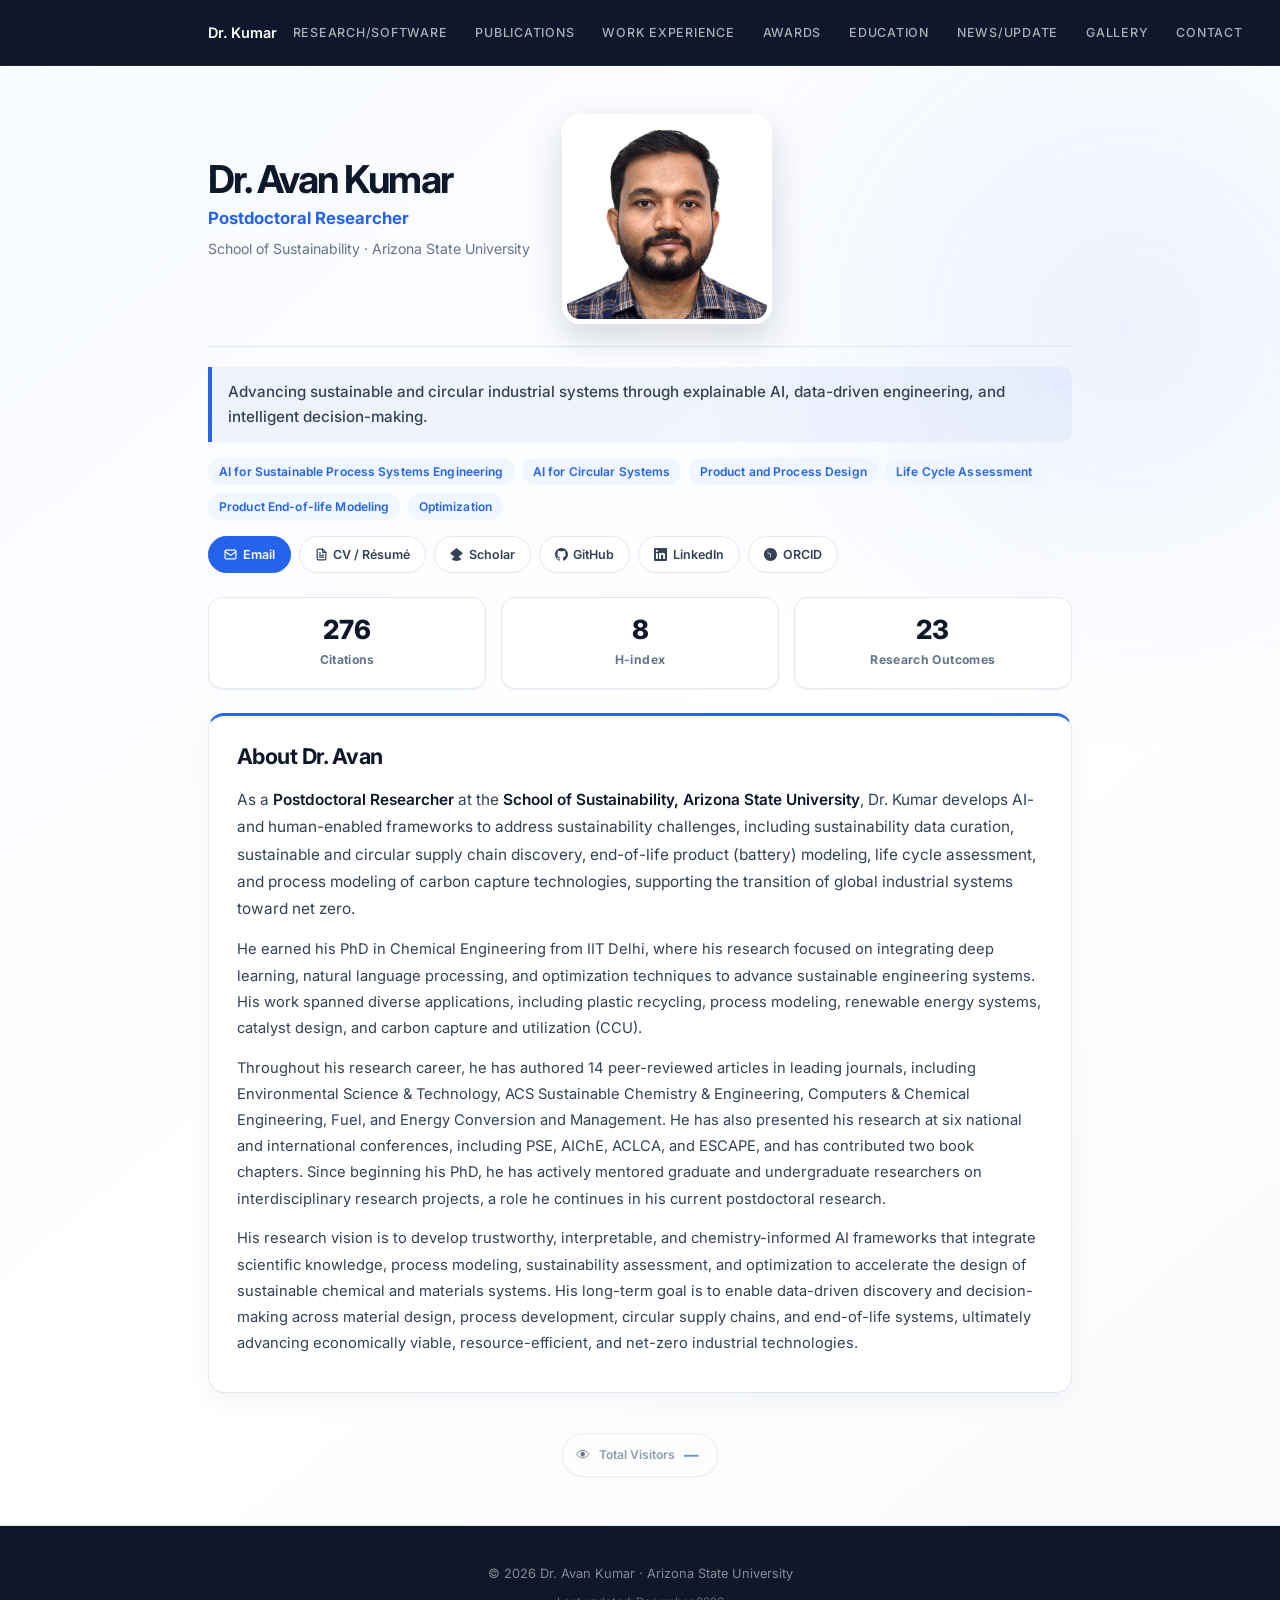
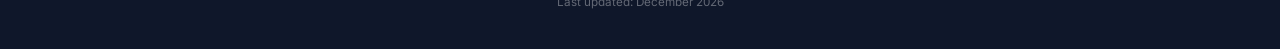
<file: index.html>
<!DOCTYPE html>
<html lang="en">
<head>
  <meta charset="UTF-8">
  <meta name="viewport" content="width=device-width, initial-scale=1.0">
  <meta name="description" content="Academic portfolio">

  <title>Portfolio</title>
  <link rel="icon" type="image/png" href="assets/AK_logo.png">

  <link rel="preconnect" href="https://fonts.googleapis.com">
  <link rel="preconnect" href="https://fonts.gstatic.com" crossorigin>
  <link href="https://fonts.googleapis.com/css2?family=Inter:wght@300;400;500;600;700&display=swap" rel="stylesheet">

  <link rel="stylesheet" href="assets/css/style.css">
</head>
<body>

  <nav id="navbar">
    <div class="nav-container">
      <a href="#" id="nav-logo" class="nav-logo"></a>

      <button class="nav-toggle" aria-label="Toggle navigation menu">
        <span></span>
        <span></span>
        <span></span>
      </button>

      <ul id="nav-links" class="nav-links"></ul>
    </div>
  </nav>

  <main>
    <section id="hero" class="section-hero"></section>
  </main>

  <footer id="site-footer"></footer>

  <button id="scroll-top" aria-label="Scroll to top">&#8593;</button>

  <script src="data/info.js"></script>
  <script src="assets/js/main.js"></script>
</body>
</html>
</file>
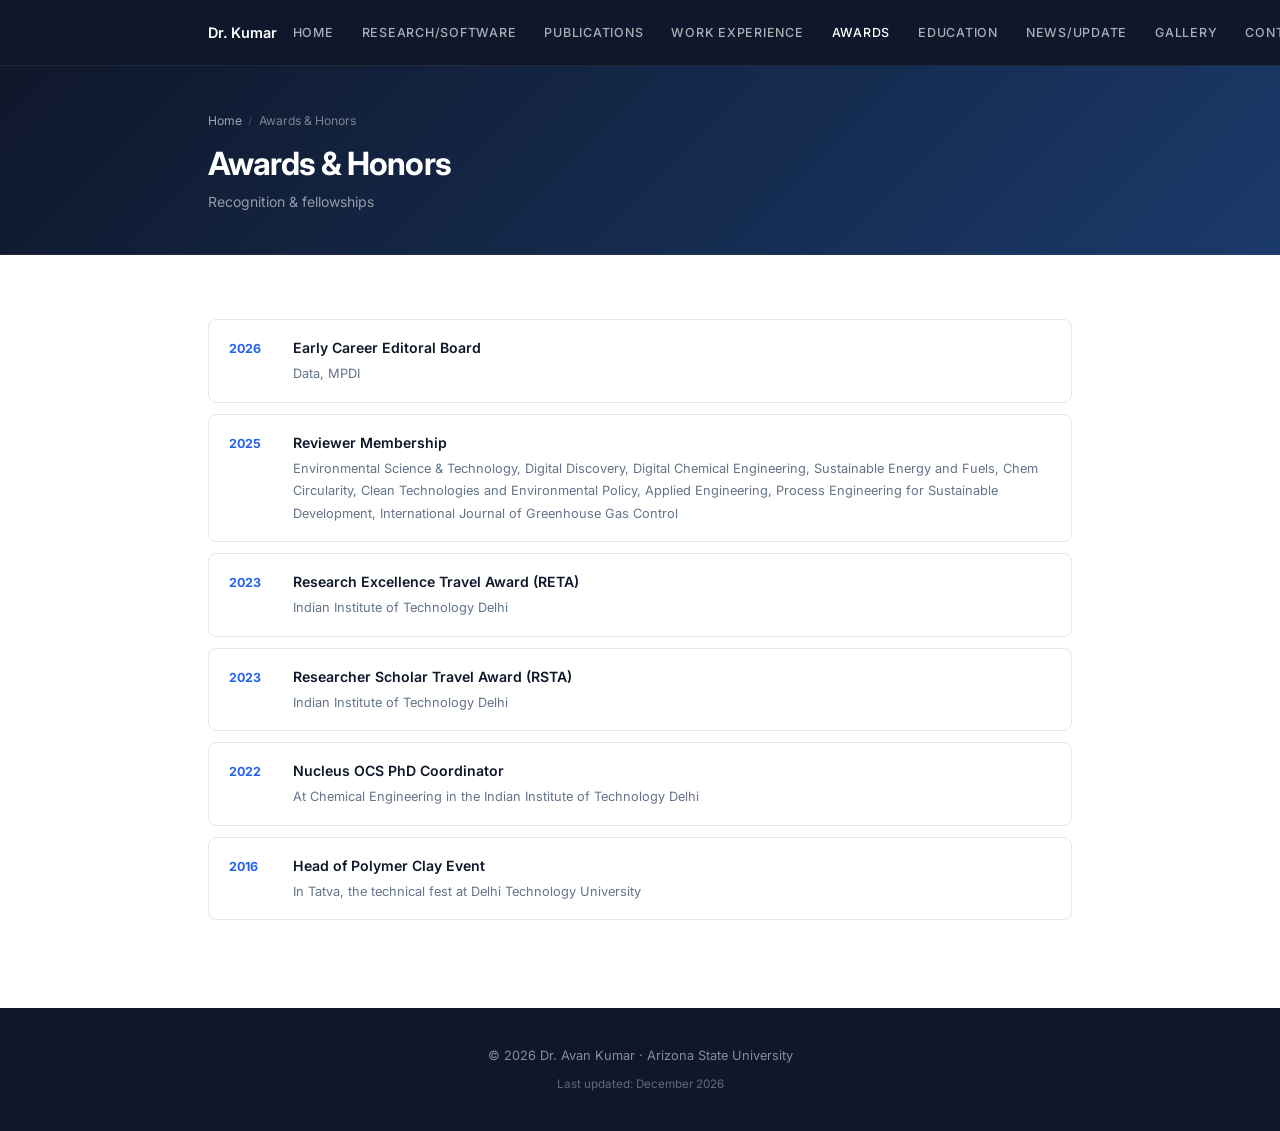
<file: page/awards.html>
<!DOCTYPE html>
<html lang="en">
<head>
  <meta charset="UTF-8">
  <meta name="viewport" content="width=device-width, initial-scale=1.0">
  <title>Awards</title>
  <link rel="icon" type="image/png" href="../assets/AK_logo.png">
  <link rel="preconnect" href="https://fonts.googleapis.com">
  <link rel="preconnect" href="https://fonts.gstatic.com" crossorigin>
  <link href="https://fonts.googleapis.com/css2?family=Inter:wght@300;400;500;600;700&display=swap" rel="stylesheet">
  <link rel="stylesheet" href="../assets/css/style.css">
</head>
<body data-page="awards">

  <nav id="navbar">
    <div class="nav-container">
      <a href="../index.html" id="nav-logo" class="nav-logo"></a>
      <button class="nav-toggle" aria-label="Toggle navigation">
        <span></span><span></span><span></span>
      </button>
      <ul id="nav-links" class="nav-links"></ul>
    </div>
  </nav>

  <div id="page-banner" class="page-banner"></div>

  <main id="page-content" class="page-main"></main>

  <footer id="site-footer"></footer>

  <button id="scroll-top" aria-label="Scroll to top">&#8593;</button>

  <script src="../data/info.js"></script>
  <script src="../assets/js/page.js"></script>
</body>
</html>
</file>
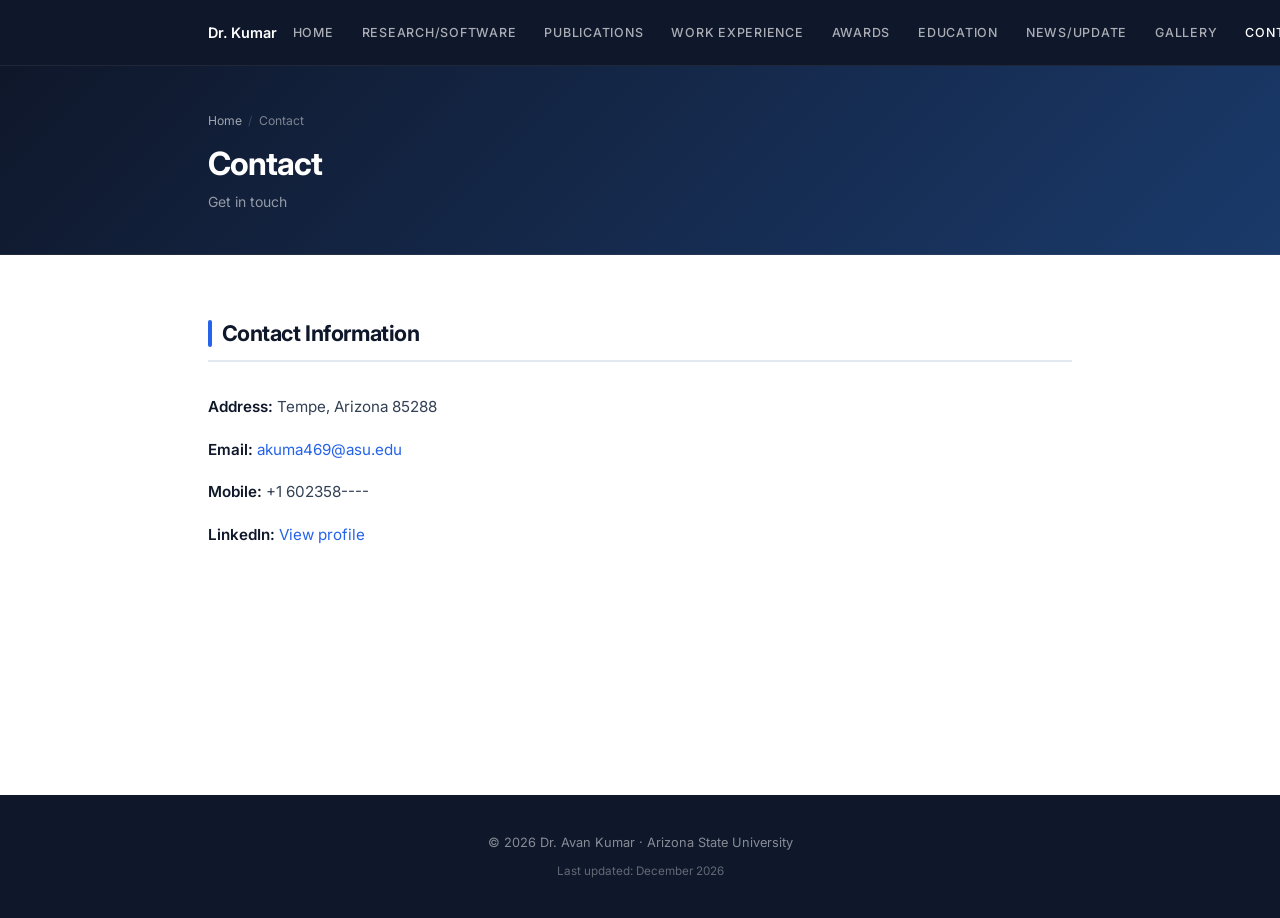
<file: page/contact.html>
<!DOCTYPE html>
<html lang="en">
<head>
  <meta charset="UTF-8">
  <meta name="viewport" content="width=device-width, initial-scale=1.0">
  <title>Contact</title>
  <link rel="icon" type="image/png" href="../assets/AK_logo.png">
  <link rel="preconnect" href="https://fonts.googleapis.com">
  <link rel="preconnect" href="https://fonts.gstatic.com" crossorigin>
  <link href="https://fonts.googleapis.com/css2?family=Inter:wght@300;400;500;600;700&display=swap" rel="stylesheet">
  <link rel="stylesheet" href="../assets/css/style.css">
</head>
<body data-page="contact">

  <nav id="navbar">
    <div class="nav-container">
      <a href="../index.html" id="nav-logo" class="nav-logo"></a>
      <button class="nav-toggle" aria-label="Toggle navigation">
        <span></span><span></span><span></span>
      </button>
      <ul id="nav-links" class="nav-links"></ul>
    </div>
  </nav>

  <div id="page-banner" class="page-banner"></div>

  <main id="page-content" class="page-main"></main>

  <footer id="site-footer"></footer>

  <button id="scroll-top" aria-label="Scroll to top">&#8593;</button>

  <script src="../data/info.js"></script>
  <script src="../assets/js/page.js"></script>
</body>
</html>
</file>
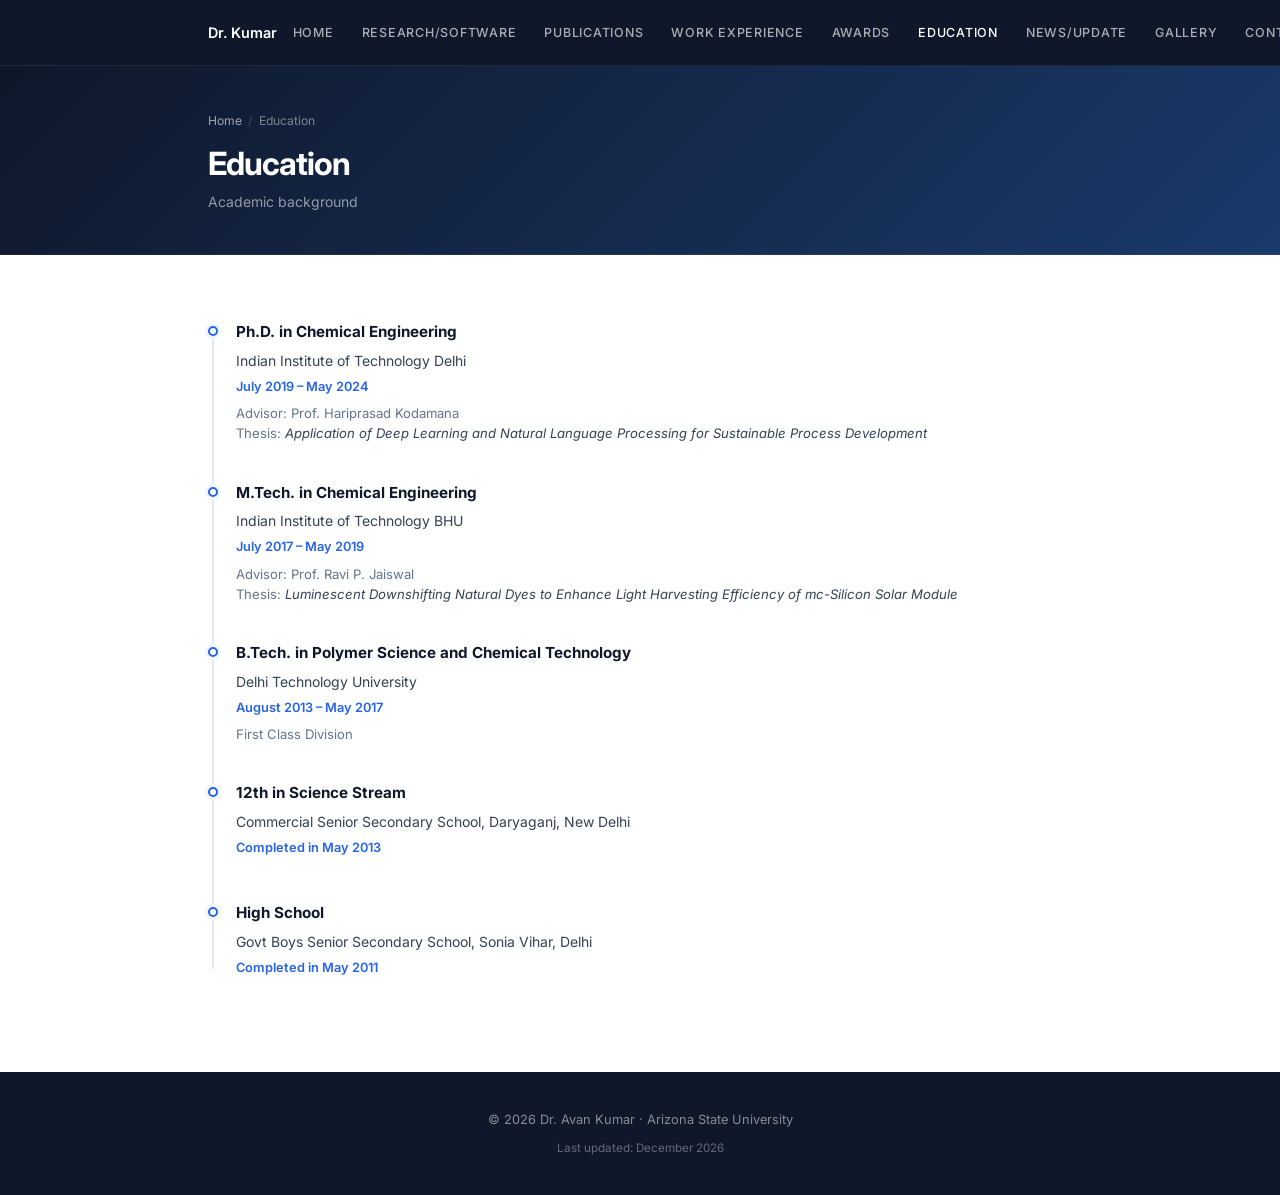
<file: page/education.html>
<!DOCTYPE html>
<html lang="en">
<head>
  <meta charset="UTF-8">
  <meta name="viewport" content="width=device-width, initial-scale=1.0">
  <title>Education</title>
  <link rel="icon" type="image/png" href="../assets/AK_logo.png">
  <link rel="preconnect" href="https://fonts.googleapis.com">
  <link rel="preconnect" href="https://fonts.gstatic.com" crossorigin>
  <link href="https://fonts.googleapis.com/css2?family=Inter:wght@300;400;500;600;700&display=swap" rel="stylesheet">
  <link rel="stylesheet" href="../assets/css/style.css">
</head>
<body data-page="education">

  <nav id="navbar">
    <div class="nav-container">
      <a href="../index.html" id="nav-logo" class="nav-logo"></a>
      <button class="nav-toggle" aria-label="Toggle navigation">
        <span></span><span></span><span></span>
      </button>
      <ul id="nav-links" class="nav-links"></ul>
    </div>
  </nav>

  <div id="page-banner" class="page-banner"></div>

  <main id="page-content" class="page-main"></main>

  <footer id="site-footer"></footer>

  <button id="scroll-top" aria-label="Scroll to top">&#8593;</button>

  <script src="../data/info.js"></script>
  <script src="../assets/js/page.js"></script>
</body>
</html>
</file>
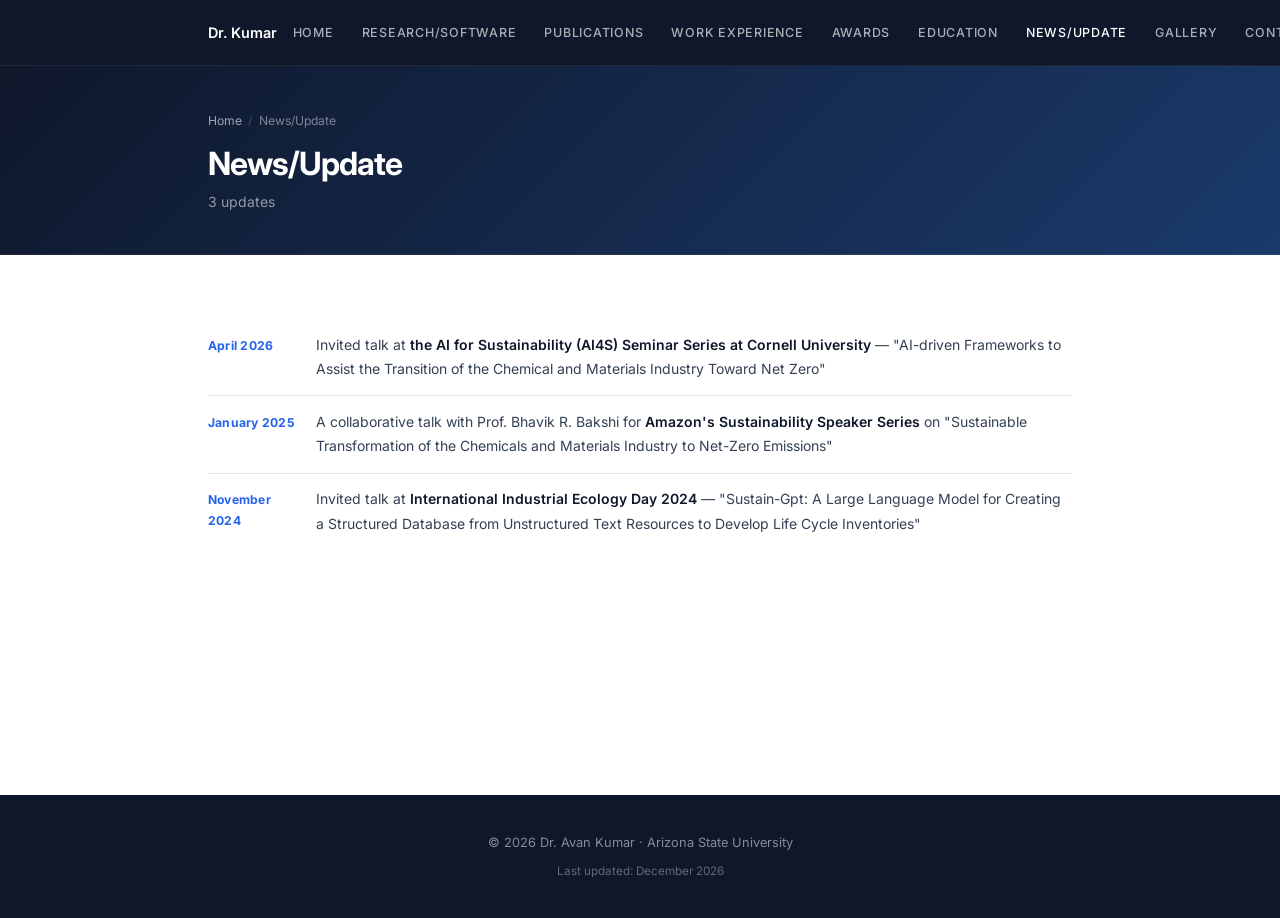
<file: page/news.html>
<!DOCTYPE html>
<html lang="en">
<head>
  <meta charset="UTF-8">
  <meta name="viewport" content="width=device-width, initial-scale=1.0">
  <title>News</title>
  <link rel="icon" type="image/png" href="../assets/AK_logo.png">
  <link rel="preconnect" href="https://fonts.googleapis.com">
  <link rel="preconnect" href="https://fonts.gstatic.com" crossorigin>
  <link href="https://fonts.googleapis.com/css2?family=Inter:wght@300;400;500;600;700&display=swap" rel="stylesheet">
  <link rel="stylesheet" href="../assets/css/style.css">
</head>
<body data-page="news">

  <nav id="navbar">
    <div class="nav-container">
      <a href="../index.html" id="nav-logo" class="nav-logo"></a>
      <button class="nav-toggle" aria-label="Toggle navigation">
        <span></span><span></span><span></span>
      </button>
      <ul id="nav-links" class="nav-links"></ul>
    </div>
  </nav>

  <div id="page-banner" class="page-banner"></div>

  <main id="page-content" class="page-main"></main>

  <footer id="site-footer"></footer>

  <button id="scroll-top" aria-label="Scroll to top">&#8593;</button>

  <script src="../data/info.js"></script>
  <script src="../assets/js/page.js"></script>
</body>
</html>
</file>
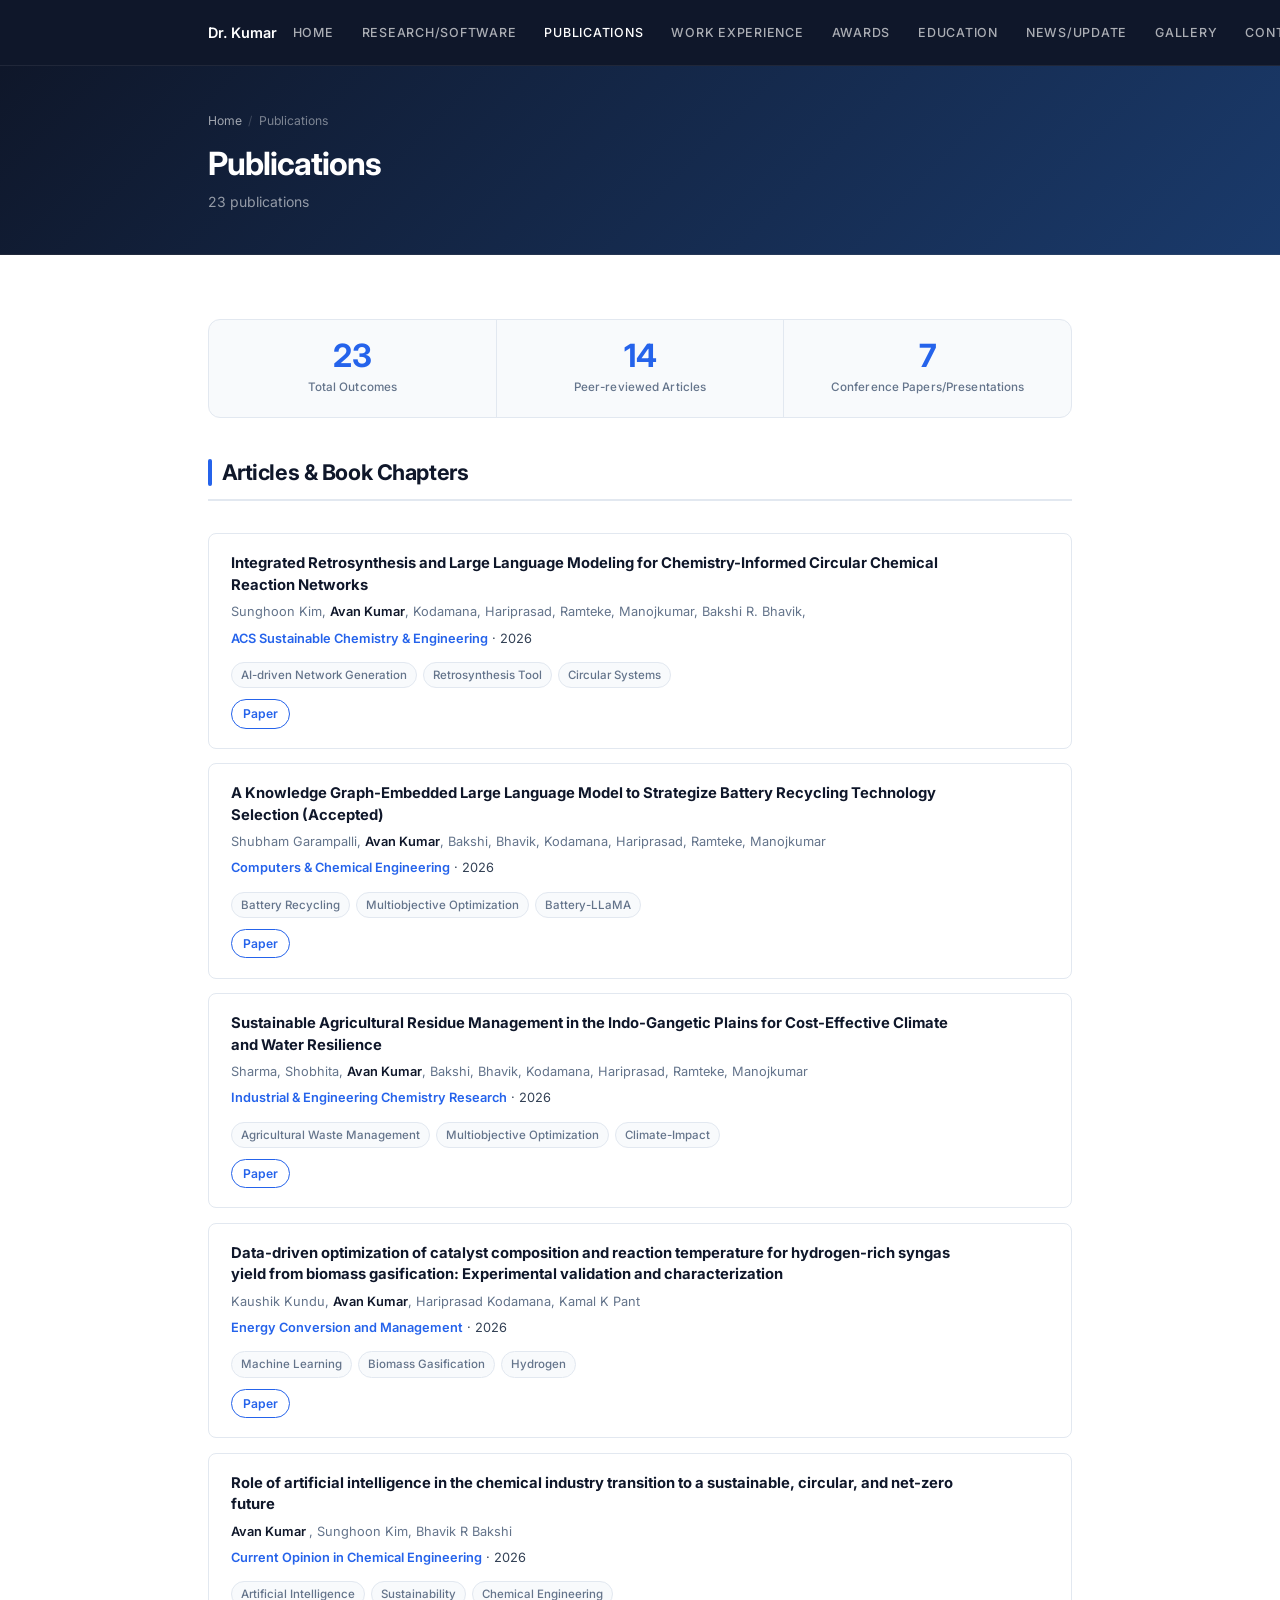
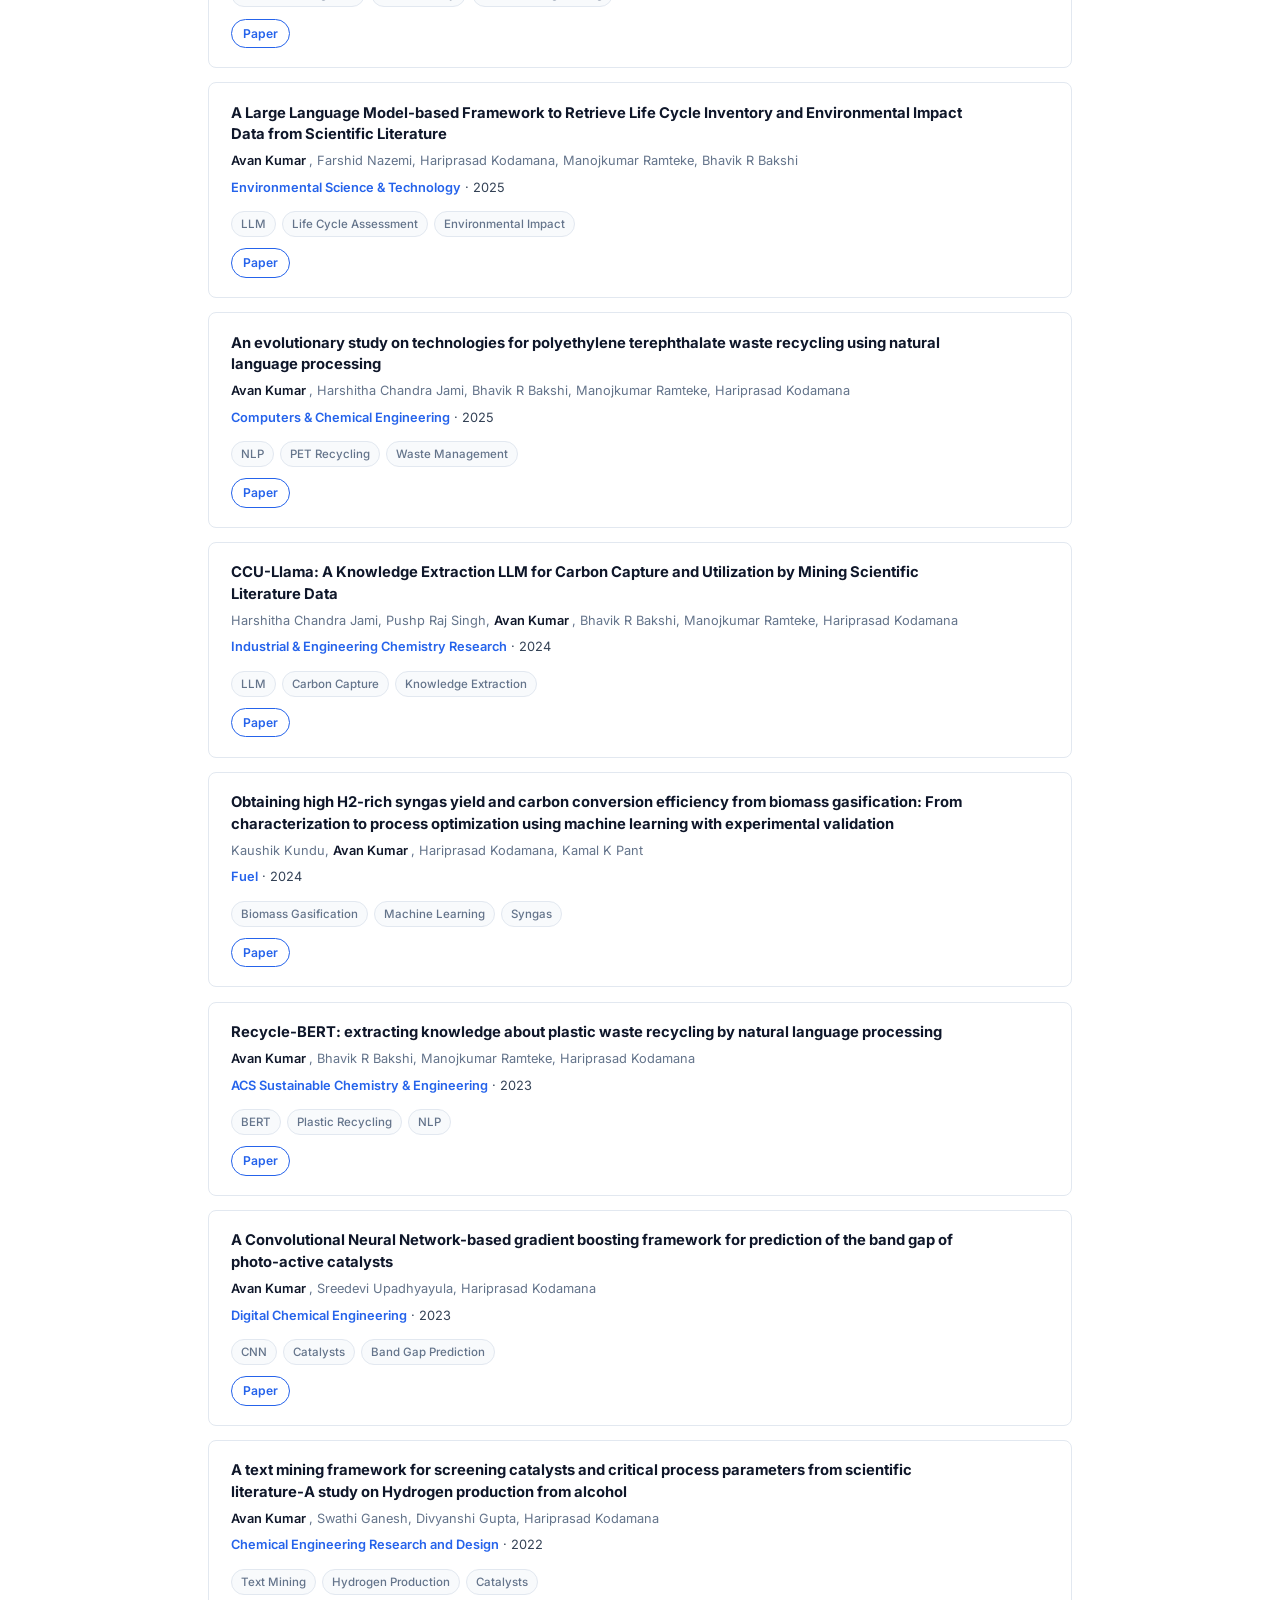
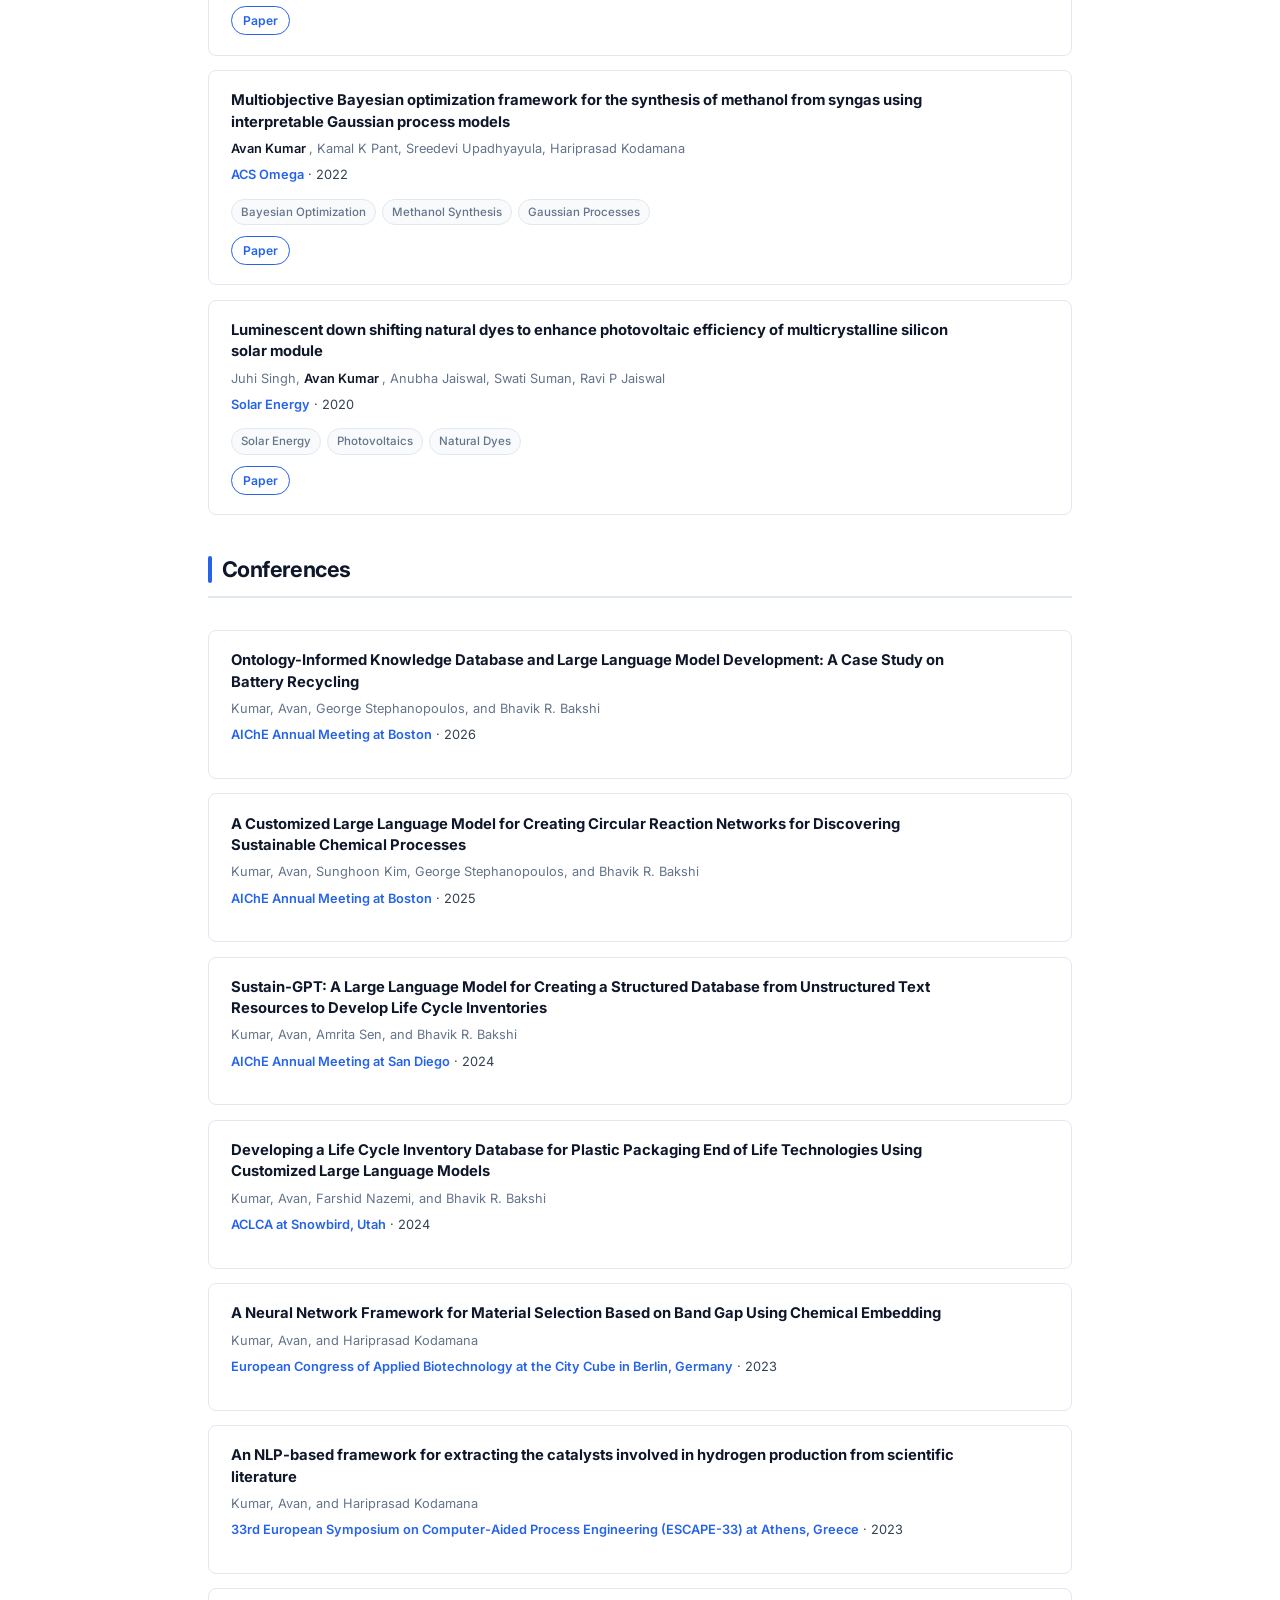
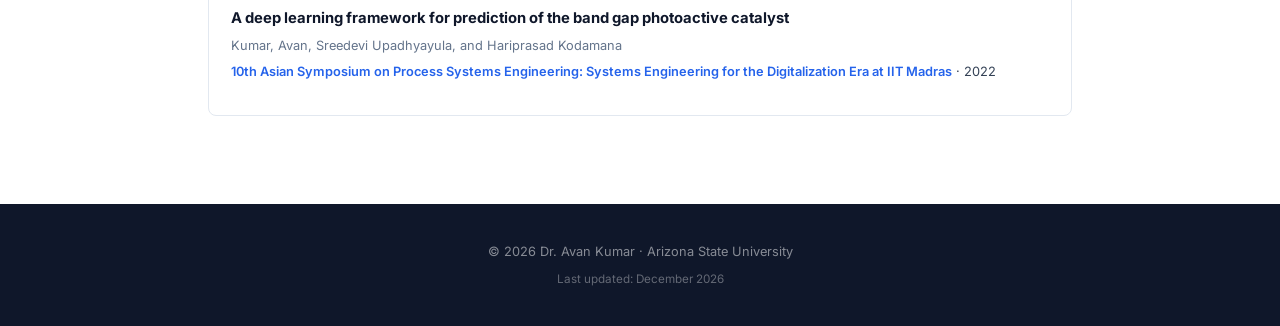
<file: page/publications.html>
<!DOCTYPE html>
<html lang="en">
<head>
  <meta charset="UTF-8">
  <meta name="viewport" content="width=device-width, initial-scale=1.0">
  <title>Publications</title>
  <link rel="icon" type="image/png" href="../assets/AK_logo.png">
  <link rel="preconnect" href="https://fonts.googleapis.com">
  <link rel="preconnect" href="https://fonts.gstatic.com" crossorigin>
  <link href="https://fonts.googleapis.com/css2?family=Inter:wght@300;400;500;600;700&display=swap" rel="stylesheet">
  <link rel="stylesheet" href="../assets/css/style.css">
</head>
<body data-page="publications">

  <nav id="navbar">
    <div class="nav-container">
      <a href="../index.html" id="nav-logo" class="nav-logo"></a>
      <button class="nav-toggle" aria-label="Toggle navigation">
        <span></span><span></span><span></span>
      </button>
      <ul id="nav-links" class="nav-links"></ul>
    </div>
  </nav>

  <div id="page-banner" class="page-banner"></div>

  <main id="page-content" class="page-main"></main>

  <footer id="site-footer"></footer>

  <button id="scroll-top" aria-label="Scroll to top">&#8593;</button>

  <script src="../data/info.js"></script>
  <script src="../assets/js/page.js"></script>
</body>
</html>
</file>
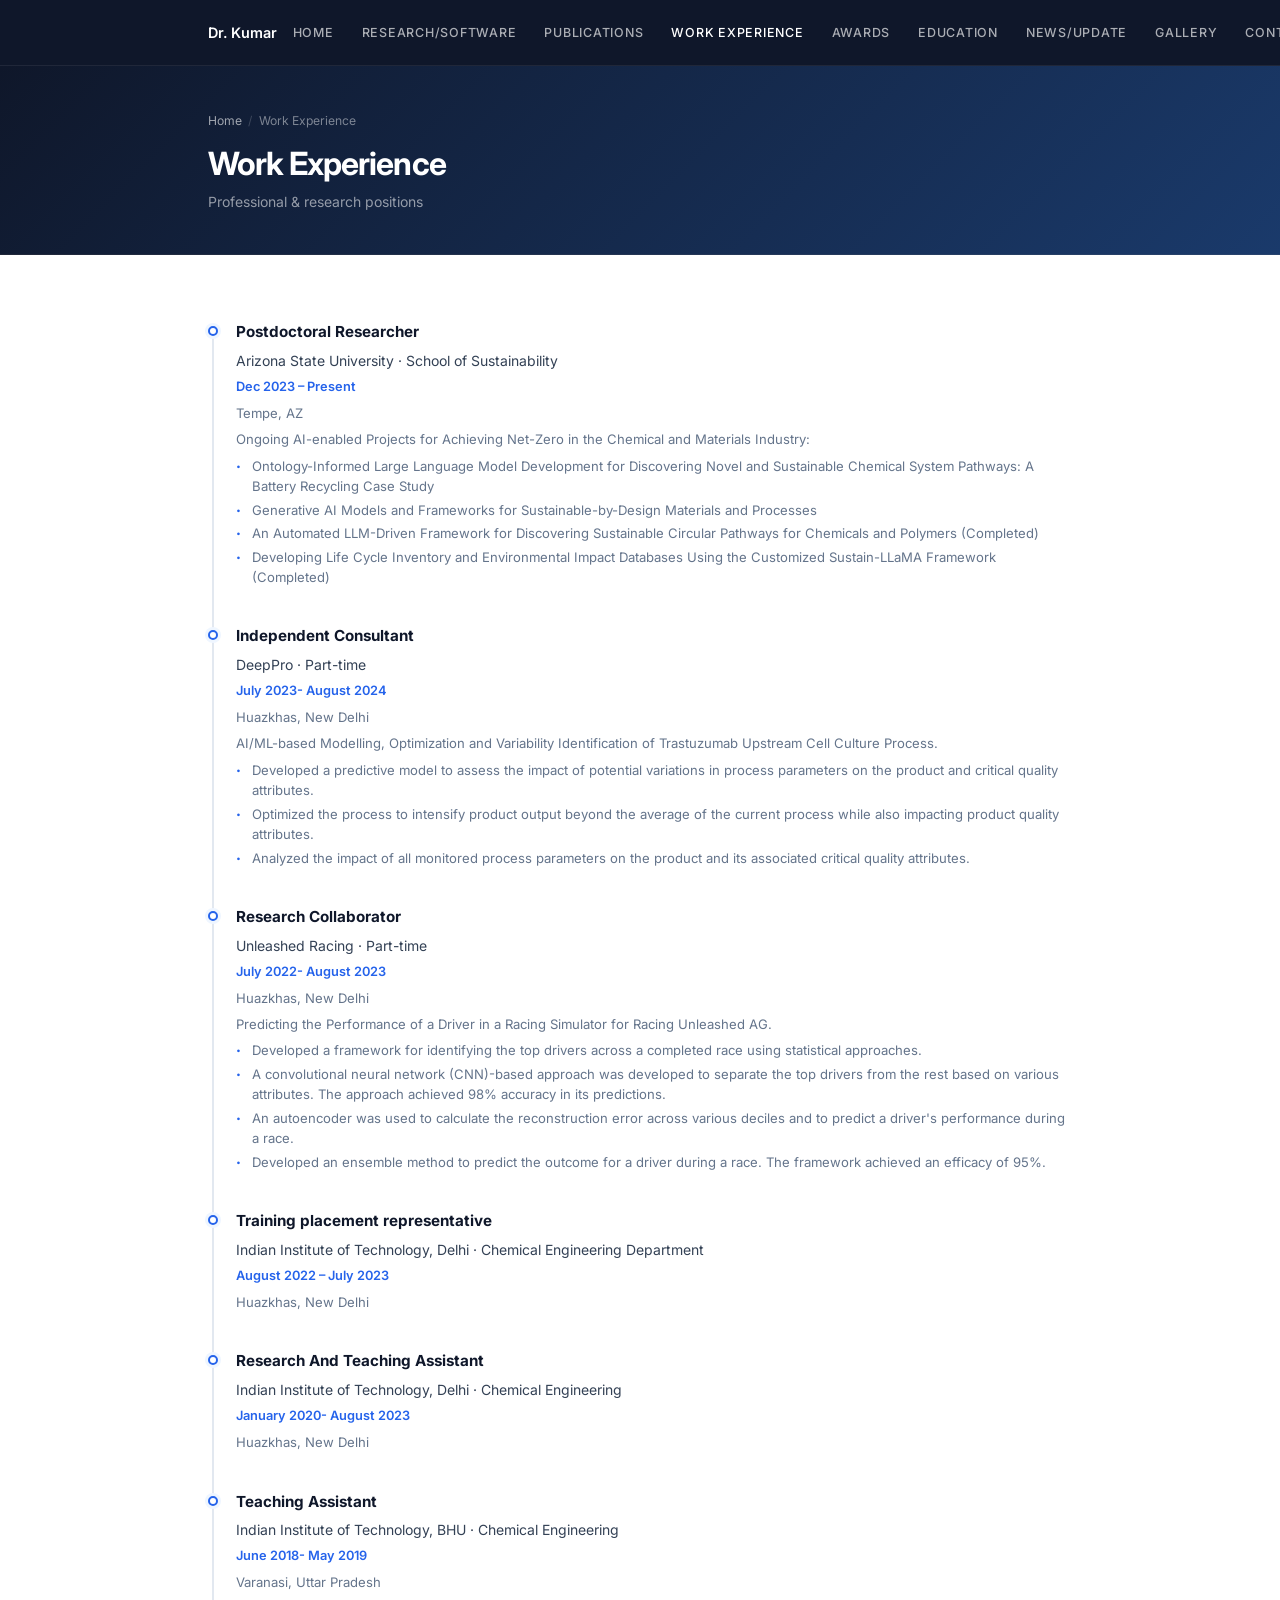
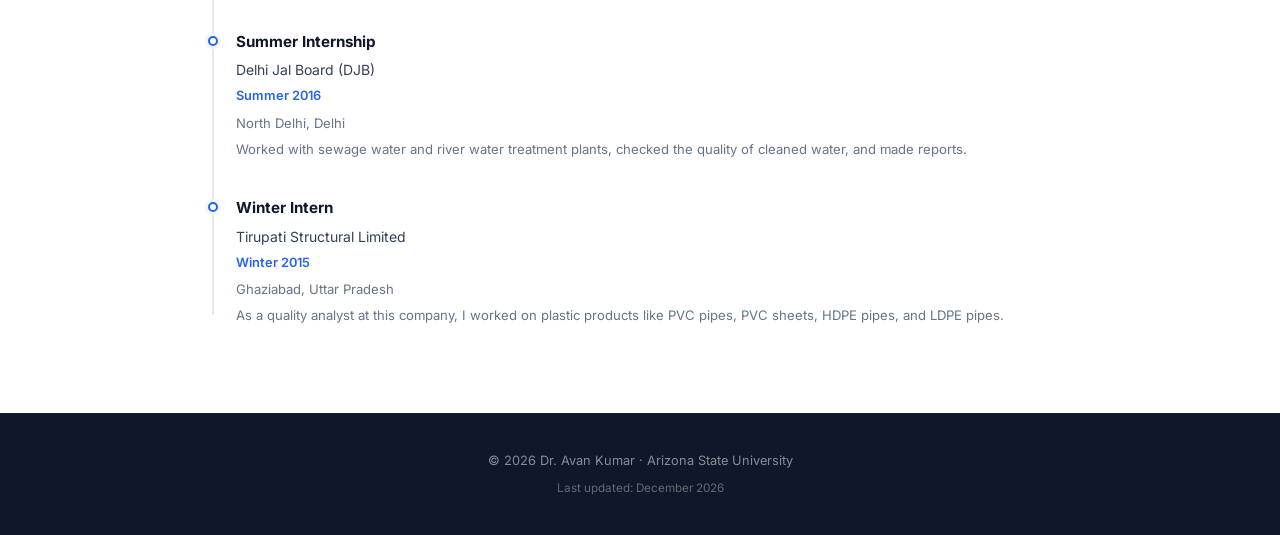
<file: page/workexperience.html>
<!DOCTYPE html>
<html lang="en">
<head>
  <meta charset="UTF-8">
  <meta name="viewport" content="width=device-width, initial-scale=1.0">
  <title>Work Experience</title>
  <link rel="icon" type="image/png" href="../assets/AK_logo.png">
  <link rel="preconnect" href="https://fonts.googleapis.com">
  <link rel="preconnect" href="https://fonts.gstatic.com" crossorigin>
  <link href="https://fonts.googleapis.com/css2?family=Inter:wght@300;400;500;600;700&display=swap" rel="stylesheet">
  <link rel="stylesheet" href="../assets/css/style.css">
</head>
<body data-page="workexperience">

  <nav id="navbar">
    <div class="nav-container">
      <a href="../index.html" id="nav-logo" class="nav-logo"></a>
      <button class="nav-toggle" aria-label="Toggle navigation">
        <span></span><span></span><span></span>
      </button>
      <ul id="nav-links" class="nav-links"></ul>
    </div>
  </nav>

  <div id="page-banner" class="page-banner"></div>

  <main id="page-content" class="page-main"></main>

  <footer id="site-footer"></footer>

  <button id="scroll-top" aria-label="Scroll to top">&#8593;</button>

  <script src="../data/info.js"></script>
  <script src="../assets/js/page.js"></script>
</body>
</html>
</file>
<file: assets/css/style.css>
/* ============================================================
   RESET & CUSTOM PROPERTIES
   ============================================================ */
*, *::before, *::after {
  box-sizing: border-box;
  margin: 0;
  padding: 0;
}

:root {
  --clr-primary:      #0f172a;
  --clr-accent:       #2563eb;
  --clr-accent-dark:  #1d4ed8;
  --clr-accent-light: #eff6ff;
  --clr-text:         #334155;
  --clr-muted:        #64748b;
  --clr-bg:           #ffffff;
  --clr-bg-alt:       #f8fafc;
  --clr-border:       #e2e8f0;

  --shadow-sm: 0 1px 2px rgba(0,0,0,.05);
  --shadow-md: 0 4px 6px -1px rgba(0,0,0,.07), 0 2px 4px -1px rgba(0,0,0,.04);
  --shadow-lg: 0 10px 15px -3px rgba(0,0,0,.08), 0 4px 6px -2px rgba(0,0,0,.04);

  --radius-sm:   4px;
  --radius-md:   8px;
  --radius-lg:   12px;
  --radius-full: 9999px;

  --nav-h:        66px;
  --section-pad:  88px;
  --max-w:        920px;

  --font: 'Inter', -apple-system, BlinkMacSystemFont, 'Segoe UI', sans-serif;
  --ease: 200ms ease;
}

/* ============================================================
   BASE
   ============================================================ */
html {
  scroll-behavior: smooth;
  scroll-padding-top: var(--nav-h);
}

body {
  font-family: var(--font);
  font-size: 15px;
  line-height: 1.75;
  color: var(--clr-text);
  background: var(--clr-bg);
  -webkit-font-smoothing: antialiased;
}

img   { max-width: 100%; display: block; }
a     { color: var(--clr-accent); text-decoration: none; transition: color var(--ease); }
a:hover { color: var(--clr-accent-dark); text-decoration: underline; }
ul    { list-style: none; }
strong { color: var(--clr-primary); font-weight: 600; }

/* ============================================================
   TYPOGRAPHY
   ============================================================ */
h1, h2, h3, h4 {
  color: var(--clr-primary);
  font-weight: 700;
  line-height: 1.3;
  letter-spacing: -.02em;
}

.section-title {
  font-size: 1.35rem;
  font-weight: 700;
  color: var(--clr-primary);
  margin-bottom: 2rem;
  padding-bottom: .8rem;
  border-bottom: 2px solid var(--clr-border);
  display: flex;
  align-items: center;
  gap: .6rem;
}

.section-title::before {
  content: '';
  display: inline-block;
  width: 4px;
  height: 1.25em;
  background: var(--clr-accent);
  border-radius: 2px;
  flex-shrink: 0;
}

/* ============================================================
   LAYOUT
   ============================================================ */
.container {
  max-width: var(--max-w);
  margin: 0 auto;
  padding: 0 28px;
}

.section       { padding: var(--section-pad) 0; }
.section-alt   { background: var(--clr-bg-alt); }

/* ============================================================
   NAVBAR
   ============================================================ */
#navbar {
  position: sticky;
  top: 0;
  z-index: 100;
  height: var(--nav-h);
  background: var(--clr-primary);
  border-bottom: 1px solid rgba(255,255,255,.07);
}

.nav-container {
  max-width: var(--max-w);
  margin: 0 auto;
  padding: 0 28px;
  height: 100%;
  display: flex;
  align-items: center;
  justify-content: space-between;
  gap: 1rem;
}

.nav-logo {
  font-size: .9rem;
  font-weight: 600;
  color: #fff !important;
  letter-spacing: -.01em;
  text-decoration: none !important;
  white-space: nowrap;
  flex-shrink: 0;
}

.nav-links {
  display: flex;
  align-items: center;
  gap: 1.75rem;
}

.nav-links a {
  color: rgba(255,255,255,.65);
  font-size: .78rem;
  font-weight: 500;
  text-decoration: none !important;
  letter-spacing: .06em;
  text-transform: uppercase;
  transition: color var(--ease);
  white-space: nowrap;
}

.nav-links a:hover,
.nav-links a.active {
  color: #fff;
}

/* Hamburger */
.nav-toggle {
  display: none;
  flex-direction: column;
  gap: 5px;
  background: none;
  border: none;
  cursor: pointer;
  padding: 6px;
  flex-shrink: 0;
}

.nav-toggle span {
  display: block;
  width: 21px;
  height: 2px;
  background: rgba(255,255,255,.85);
  border-radius: 2px;
  transition: var(--ease);
}

/* ============================================================
   HERO
   ============================================================ */
.section-hero {
  min-height: calc(100vh - var(--nav-h));
  display: flex;
  align-items: center;
  padding: 64px 0;
  background: linear-gradient(140deg, #f0f7ff 0%, #fafcff 60%, #f8fafc 100%);
  border-bottom: 1px solid var(--clr-border);
}

.section-hero .container { width: 100%; }

.hero-grid {
  display: grid;
  grid-template-columns: 1fr auto;
  gap: 56px;
  align-items: center;
}

.hero-info h1 {
  font-size: 2.4rem;
  margin-bottom: .2rem;
}

.hero-subtitle {
  font-size: 1rem;
  font-weight: 500;
  color: var(--clr-accent);
  margin-bottom: .2rem;
}

.hero-institution {
  font-size: .88rem;
  color: var(--clr-muted);
  margin-bottom: 1.4rem;
}

.hero-tags {
  display: flex;
  flex-wrap: wrap;
  gap: .45rem;
  margin-bottom: 1.85rem;
}

.hero-tag {
  background: var(--clr-accent-light);
  color: var(--clr-accent);
  padding: 3px 11px;
  border-radius: var(--radius-full);
  font-size: .75rem;
  font-weight: 600;
  letter-spacing: .01em;
}

.hero-links {
  display: flex;
  flex-wrap: wrap;
  gap: .55rem;
}

.hero-link {
  display: inline-flex;
  align-items: center;
  gap: .35rem;
  padding: 7px 15px;
  border-radius: var(--radius-full);
  font-size: .78rem;
  font-weight: 600;
  text-decoration: none !important;
  border: 1.5px solid;
  transition: background var(--ease), color var(--ease), border-color var(--ease), box-shadow var(--ease);
  white-space: nowrap;
}

.hero-link-primary {
  background: var(--clr-accent);
  color: #fff;
  border-color: var(--clr-accent);
}

.hero-link-primary:hover {
  background: var(--clr-accent-dark);
  border-color: var(--clr-accent-dark);
  color: #fff;
  box-shadow: 0 2px 8px rgba(37,99,235,.35);
}

.hero-link-outline {
  background: #fff;
  color: var(--clr-text);
  border-color: var(--clr-border);
}

.hero-link-outline:hover {
  border-color: var(--clr-accent);
  color: var(--clr-accent);
}

/* Photo */
.hero-photo-wrap { flex-shrink: 0; }

.hero-photo {
  width: 195px;
  height: 195px;
  border-radius: var(--radius-lg);
  object-fit: cover;
  box-shadow: var(--shadow-lg);
  border: 4px solid #fff;
}

/* ============================================================
   ABOUT
   ============================================================ */
.about-body p {
  margin-bottom: 1rem;
  font-size: .95rem;
}

.about-body p:last-child { margin-bottom: 0; }

/* ============================================================
   RESEARCH
   ============================================================ */
.research-grid {
  display: grid;
  grid-template-columns: repeat(3, 1fr);
  gap: 1.1rem;
}

.research-card {
  background: var(--clr-bg);
  border: 1px solid var(--clr-border);
  border-radius: var(--radius-lg);
  padding: 1.5rem 1.4rem;
  transition: box-shadow var(--ease), transform var(--ease), border-color var(--ease);
}

.research-card:hover {
  box-shadow: var(--shadow-md);
  transform: translateY(-3px);
  border-color: rgba(37,99,235,.2);
}

.research-icon {
  font-size: 1.65rem;
  margin-bottom: .75rem;
  line-height: 1;
}

.research-card h3 {
  font-size: .88rem;
  font-weight: 700;
  margin-bottom: .4rem;
  letter-spacing: -.01em;
}

.research-card p {
  font-size: .82rem;
  color: var(--clr-muted);
  line-height: 1.65;
}

/* ============================================================
   PUBLICATIONS
   ============================================================ */
.pub-filters {
  display: flex;
  flex-wrap: wrap;
  gap: .4rem;
  margin-bottom: 1.6rem;
}

.pub-filter-btn {
  padding: 5px 14px;
  border-radius: var(--radius-full);
  font-size: .76rem;
  font-weight: 600;
  letter-spacing: .02em;
  border: 1.5px solid var(--clr-border);
  background: var(--clr-bg);
  color: var(--clr-muted);
  cursor: pointer;
  transition: all var(--ease);
}

.pub-filter-btn:hover { border-color: var(--clr-accent); color: var(--clr-accent); }
.pub-filter-btn.active {
  border-color: var(--clr-accent);
  color: #fff;
  background: var(--clr-accent);
}

.pub-list {
  display: flex;
  flex-direction: column;
  gap: .9rem;
}

.pub-item {
  background: var(--clr-bg);
  border: 1px solid var(--clr-border);
  border-radius: var(--radius-md);
  padding: 1.2rem 1.4rem;
  position: relative;
  transition: box-shadow var(--ease);
}

.pub-item:hover { box-shadow: var(--shadow-md); }

.pub-item.featured {
  border-left: 3px solid var(--clr-accent);
}

.pub-title {
  font-size: .925rem;
  font-weight: 700;
  color: var(--clr-primary);
  margin-bottom: .3rem;
  line-height: 1.45;
  padding-right: 80px; /* room for badge */
}

.pub-authors {
  font-size: .8rem;
  color: var(--clr-muted);
  margin-bottom: .25rem;
}

.pub-venue {
  font-size: .8rem;
  color: var(--clr-text);
  margin-bottom: .75rem;
}

.pub-venue strong { color: var(--clr-accent); font-weight: 600; }

.pub-tags {
  display: flex;
  flex-wrap: wrap;
  gap: .35rem;
  margin-bottom: .7rem;
}

.pub-tag {
  background: var(--clr-bg-alt);
  color: var(--clr-muted);
  padding: 2px 9px;
  border-radius: var(--radius-full);
  font-size: .72rem;
  font-weight: 500;
  border: 1px solid var(--clr-border);
}

.pub-links {
  display: flex;
  flex-wrap: wrap;
  gap: .45rem;
}

.pub-link {
  display: inline-flex;
  align-items: center;
  font-size: .76rem;
  font-weight: 600;
  color: var(--clr-accent);
  border: 1px solid var(--clr-accent);
  padding: 3px 11px;
  border-radius: var(--radius-full);
  transition: background var(--ease), color var(--ease);
  text-decoration: none !important;
}

.pub-link:hover {
  background: var(--clr-accent);
  color: #fff;
}

.pub-badge {
  position: absolute;
  top: 1.1rem;
  right: 1.1rem;
  background: var(--clr-accent);
  color: #fff;
  font-size: .68rem;
  font-weight: 700;
  padding: 2px 9px;
  border-radius: var(--radius-full);
  letter-spacing: .05em;
  text-transform: uppercase;
}

/* ============================================================
   AWARDS
   ============================================================ */
.awards-list {
  display: flex;
  flex-direction: column;
  gap: .7rem;
}

.award-item {
  display: flex;
  gap: 1.25rem;
  align-items: flex-start;
  padding: 1rem 1.25rem;
  background: var(--clr-bg);
  border: 1px solid var(--clr-border);
  border-radius: var(--radius-md);
  transition: box-shadow var(--ease);
}

.award-item:hover { box-shadow: var(--shadow-sm); }

.award-year {
  font-size: .78rem;
  font-weight: 700;
  color: var(--clr-accent);
  min-width: 44px;
  padding-top: 2px;
  flex-shrink: 0;
}

.award-content {}
.award-title {
  font-size: .88rem;
  font-weight: 600;
  color: var(--clr-primary);
  margin-bottom: .15rem;
}

.award-org {
  font-size: .8rem;
  color: var(--clr-muted);
}

.award-desc {
  font-size: .8rem;
  color: var(--clr-muted);
  margin-top: .2rem;
  font-style: italic;
}

/* ============================================================
   EDUCATION (TIMELINE)
   ============================================================ */
.edu-timeline {
  position: relative;
  padding-left: 1.75rem;
}

.edu-timeline::before {
  content: '';
  position: absolute;
  left: 4px;
  top: 10px;
  bottom: 10px;
  width: 2px;
  background: var(--clr-border);
  border-radius: 2px;
}

.edu-item {
  position: relative;
  padding-bottom: 2.25rem;
}

.edu-item:last-child { padding-bottom: 0; }

.edu-item::before {
  content: '';
  position: absolute;
  left: -1.75rem;
  top: 7px;
  width: 10px;
  height: 10px;
  border-radius: 50%;
  background: #fff;
  border: 2.5px solid var(--clr-accent);
  box-shadow: 0 0 0 3px var(--clr-accent-light);
}

.edu-degree {
  font-size: .95rem;
  font-weight: 700;
  color: var(--clr-primary);
  margin-bottom: .2rem;
}

.edu-institution {
  font-size: .875rem;
  color: var(--clr-text);
  margin-bottom: .15rem;
}

.edu-year {
  font-size: .8rem;
  color: var(--clr-accent);
  font-weight: 600;
  margin-bottom: .3rem;
}

.edu-meta {
  font-size: .82rem;
  color: var(--clr-muted);
  line-height: 1.55;
}

.edu-meta em { color: var(--clr-text); }

/* ============================================================
   RESEARCH PROJECTS (horizontal image cards)
   ============================================================ */
.rp-list {
  display: flex;
  flex-direction: column;
  gap: 1.5rem;
}

.rp-card {
  display: grid;
  grid-template-columns: 280px 1fr;
  background: var(--clr-bg);
  border: 1px solid var(--clr-border);
  border-radius: var(--radius-lg);
  overflow: hidden;
  transition: box-shadow var(--ease), transform var(--ease);
}

.rp-card:hover {
  box-shadow: var(--shadow-md);
  transform: translateY(-2px);
}

.rp-image {
  overflow: hidden;
  flex-shrink: 0;
}

.rp-image img {
  width: 100%;
  height: 100%;
  object-fit: cover;
  display: block;
  transition: transform .4s ease;
}

.rp-card:hover .rp-image img { transform: scale(1.05); }

.rp-content {
  padding: 1.5rem;
  display: flex;
  flex-direction: column;
  gap: .75rem;
  justify-content: center;
}

.rp-header {
  display: flex;
  align-items: flex-start;
  justify-content: space-between;
  gap: 1rem;
}

.rp-title {
  font-size: 1rem;
  font-weight: 700;
  color: var(--clr-primary);
  line-height: 1.4;
  margin: 0;
}

.rp-status {
  font-size: .68rem;
  font-weight: 700;
  padding: 2px 10px;
  border-radius: var(--radius-full);
  white-space: nowrap;
  flex-shrink: 0;
  text-transform: uppercase;
  letter-spacing: .05em;
  align-self: flex-start;
}

.rp-status--ongoing   { background: #dcfce7; color: #15803d; }
.rp-status--completed { background: var(--clr-bg-alt); color: var(--clr-muted); border: 1px solid var(--clr-border); }

.rp-description {
  font-size: .875rem;
  color: var(--clr-muted);
  line-height: 1.65;
  margin: 0;
}

/* Work experience highlights list (reuses edu-timeline) */
.work-highlights {
  list-style: none;
  margin-top: .4rem;
  display: flex;
  flex-direction: column;
  gap: .2rem;
}

.work-highlights li {
  font-size: .82rem;
  color: var(--clr-muted);
  padding-left: 1rem;
  position: relative;
  line-height: 1.55;
}

.work-highlights li::before {
  content: '·';
  position: absolute;
  left: 0;
  color: var(--clr-accent);
  font-weight: 900;
}

/* Publication summary stats bar */
.pub-summary {
  display: flex;
  gap: 0;
  background: var(--clr-bg-alt);
  border: 1px solid var(--clr-border);
  border-radius: var(--radius-lg);
  overflow: hidden;
  margin-bottom: 2.5rem;
}

.pub-summary-stat {
  display: flex;
  flex-direction: column;
  align-items: center;
  flex: 1;
  padding: 1.25rem 1rem;
  border-right: 1px solid var(--clr-border);
}

.pub-summary-stat:last-child { border-right: none; }

.pub-summary-num {
  font-size: 2rem;
  font-weight: 700;
  color: var(--clr-accent);
  line-height: 1;
  margin-bottom: .3rem;
}

.pub-summary-label {
  font-size: .73rem;
  color: var(--clr-muted);
  font-weight: 500;
  text-align: center;
  letter-spacing: .01em;
}

/* ============================================================
   NEWS
   ============================================================ */
.news-list {
  display: flex;
  flex-direction: column;
}

.news-item {
  display: grid;
  grid-template-columns: 96px 1fr;
  gap: .75rem;
  padding: .85rem 0;
  border-bottom: 1px solid var(--clr-border);
  font-size: .875rem;
  align-items: baseline;
}

.news-item:last-child { border-bottom: none; }

.news-date {
  font-size: .76rem;
  font-weight: 700;
  color: var(--clr-accent);
  letter-spacing: .02em;
  padding-top: 2px;
}

/* ============================================================
   FOOTER
   ============================================================ */
#site-footer {
  background: var(--clr-primary);
  color: rgba(255,255,255,.5);
  text-align: center;
  padding: 2.25rem 24px;
  font-size: .8rem;
  line-height: 1.8;
}

#site-footer a {
  color: rgba(255,255,255,.75);
  text-decoration: none;
}

#site-footer a:hover { color: #fff; text-decoration: underline; }

/* ============================================================
   SCROLL-TO-TOP BUTTON
   ============================================================ */
#scroll-top {
  position: fixed;
  bottom: 28px;
  right: 28px;
  width: 40px;
  height: 40px;
  border-radius: 50%;
  background: var(--clr-primary);
  color: #fff;
  border: none;
  font-size: 1.05rem;
  cursor: pointer;
  box-shadow: var(--shadow-md);
  opacity: 0;
  pointer-events: none;
  transition: opacity var(--ease), transform var(--ease), background var(--ease);
  z-index: 99;
  display: flex;
  align-items: center;
  justify-content: center;
}

#scroll-top.visible { opacity: 1; pointer-events: auto; }
#scroll-top:hover   { transform: translateY(-3px); background: var(--clr-accent); }

/* ============================================================
   RESPONSIVE
   ============================================================ */
@media (max-width: 860px) {
  .research-grid {
    grid-template-columns: repeat(2, 1fr);
  }
}

@media (max-width: 720px) {
  :root { --section-pad: 60px; }

  /* Nav */
  .nav-links {
    display: none;
    position: absolute;
    top: var(--nav-h);
    left: 0;
    right: 0;
    background: var(--clr-primary);
    flex-direction: column;
    align-items: flex-start;
    gap: 0;
    padding: .5rem 0 1rem;
    box-shadow: 0 8px 24px rgba(0,0,0,.25);
  }

  .nav-links.open { display: flex; }
  .nav-links a    { display: block; padding: .7rem 28px; width: 100%; }
  .nav-toggle     { display: flex; }

  /* Hero */
  .hero-grid {
    grid-template-columns: 1fr;
    text-align: center;
    gap: 2rem;
  }

  .hero-photo-wrap { order: -1; display: flex; justify-content: center; }
  .hero-tags       { justify-content: center; }
  .hero-links      { justify-content: center; }
  .hero-info h1    { font-size: 1.9rem; }
}

@media (max-width: 520px) {
  :root { --section-pad: 48px; }

  .research-grid { grid-template-columns: 1fr; }

  .news-item {
    grid-template-columns: 1fr;
    gap: .2rem;
  }

  .pub-title { padding-right: 0; }
  .pub-badge { position: static; display: inline-block; margin-bottom: .5rem; }
}

/* ============================================================
   SUB-PAGE LAYOUT
   ============================================================ */
.page-banner {
  background: linear-gradient(135deg, var(--clr-primary) 0%, #1a3a6b 100%);
  padding: 44px 0 40px;
  border-bottom: 1px solid rgba(255,255,255,.07);
}

.breadcrumb {
  display: flex;
  align-items: center;
  gap: .4rem;
  font-size: .76rem;
  color: rgba(255,255,255,.45);
  margin-bottom: .75rem;
  flex-wrap: wrap;
}

.breadcrumb a {
  color: rgba(255,255,255,.6);
  text-decoration: none;
  transition: color var(--ease);
}

.breadcrumb a:hover { color: #fff; }
.breadcrumb-sep    { opacity: .4; }

.page-banner h1 {
  color: #fff;
  font-size: 2rem;
  margin-bottom: .3rem;
  letter-spacing: -.03em;
}

.page-banner-meta {
  color: rgba(255,255,255,.55);
  font-size: .875rem;
}

.page-main {
  padding: 64px 0 88px;
  min-height: 60vh;
}

/* Type filter row (publications sub-page) */
.pub-filter-group {
  display: flex;
  align-items: center;
  gap: .6rem;
  margin-bottom: .75rem;
  flex-wrap: wrap;
}

.pub-filter-label {
  font-size: .76rem;
  font-weight: 600;
  color: var(--clr-muted);
  letter-spacing: .04em;
  text-transform: uppercase;
  white-space: nowrap;
}

.pub-filter-group .pub-filters { margin-bottom: 0; }

/* ============================================================
   GALLERY
   ============================================================ */
.gallery-filters {
  display: flex;
  flex-wrap: wrap;
  gap: .4rem;
  margin-bottom: 1.5rem;
}

.gallery-grid {
  display: grid;
  grid-template-columns: repeat(auto-fill, minmax(260px, 1fr));
  gap: 1rem;
}

.gallery-card {
  position: relative;
  overflow: hidden;
  border-radius: var(--radius-md);
  aspect-ratio: 4 / 3;
  cursor: pointer;
  background: var(--clr-bg-alt);
  border: 1px solid var(--clr-border);
}

.gallery-card img {
  width: 100%;
  height: 100%;
  object-fit: cover;
  display: block;
  transition: transform .4s ease;
}

.gallery-card:hover img { transform: scale(1.07); }

.gallery-card-overlay {
  position: absolute;
  inset: 0;
  background: linear-gradient(to top, rgba(0,0,0,.7) 0%, transparent 55%);
  display: flex;
  align-items: flex-end;
  padding: .85rem 1rem;
  opacity: 0;
  transition: opacity .25s ease;
}

.gallery-card:hover .gallery-card-overlay { opacity: 1; }

.gallery-card-caption {
  color: #fff;
  font-size: .79rem;
  line-height: 1.45;
  margin: 0;
}

.gallery-card-cat {
  position: absolute;
  top: .65rem;
  left: .65rem;
  background: rgba(0,0,0,.55);
  color: rgba(255,255,255,.9);
  font-size: .68rem;
  font-weight: 600;
  padding: 2px 9px;
  border-radius: var(--radius-full);
  letter-spacing: .04em;
  backdrop-filter: blur(4px);
}

/* ---- Lightbox ---- */
.lightbox {
  position: fixed;
  inset: 0;
  z-index: 200;
  background: rgba(0,0,0,.93);
  display: flex;
  align-items: center;
  justify-content: center;
  opacity: 0;
  pointer-events: none;
  transition: opacity .22s ease;
}

.lightbox.open {
  opacity: 1;
  pointer-events: auto;
}

.lightbox-inner {
  position: relative;
  display: flex;
  flex-direction: column;
  align-items: center;
  gap: 1rem;
  max-width: min(88vw, 1000px);
  width: 100%;
}

.lightbox-img {
  max-height: 78vh;
  max-width: 100%;
  border-radius: var(--radius-md);
  object-fit: contain;
  box-shadow: 0 24px 48px rgba(0,0,0,.5);
  display: block;
}

.lightbox-caption {
  color: rgba(255,255,255,.7);
  font-size: .84rem;
  text-align: center;
  max-width: 560px;
  line-height: 1.55;
}

.lightbox-counter {
  color: rgba(255,255,255,.4);
  font-size: .75rem;
  letter-spacing: .06em;
}

.lightbox-close {
  position: absolute;
  top: -3rem;
  right: 0;
  background: none;
  border: none;
  color: rgba(255,255,255,.7);
  font-size: 1.85rem;
  line-height: 1;
  cursor: pointer;
  transition: color var(--ease);
  padding: 4px 8px;
}

.lightbox-close:hover { color: #fff; }

.lightbox-btn {
  position: fixed;
  top: 50%;
  transform: translateY(-50%);
  background: rgba(255,255,255,.1);
  border: 1px solid rgba(255,255,255,.15);
  color: #fff;
  width: 46px;
  height: 46px;
  border-radius: 50%;
  cursor: pointer;
  font-size: 1.1rem;
  display: flex;
  align-items: center;
  justify-content: center;
  transition: background var(--ease);
  backdrop-filter: blur(6px);
  z-index: 201;
}

.lightbox-btn:hover { background: rgba(255,255,255,.25); }
.lightbox-prev { left: 1.5rem; }
.lightbox-next { right: 1.5rem; }

@media (max-width: 600px) {
  .gallery-grid { grid-template-columns: repeat(2, 1fr); gap: .6rem; }
  .lightbox-prev { left: .5rem; }
  .lightbox-next { right: .5rem; }
}

@media (max-width: 380px) {
  .gallery-grid { grid-template-columns: 1fr; }
}

/* Research project cards — stack on small screens */
@media (max-width: 680px) {
  .rp-card {
    grid-template-columns: 1fr;
  }

  .rp-image {
    height: 200px;
  }
}

/* Pub summary — stack on very small screens */
@media (max-width: 420px) {
  .pub-summary {
    flex-direction: column;
  }

  .pub-summary-stat {
    border-right: none;
    border-bottom: 1px solid var(--clr-border);
    padding: 1rem;
  }

  .pub-summary-stat:last-child { border-bottom: none; }
}


/* ============================================================
   SOFTWARE TOOL CARD
   ============================================================ */
.software-card {
  display: grid;
  grid-template-columns: minmax(240px, .8fr) minmax(0, 2.2fr);
  gap: 1.5rem;
  align-items: stretch;
  background: var(--clr-bg);
  border: 1px solid var(--clr-border);
  border-radius: var(--radius-lg);
  padding: 1.5rem;
  overflow: hidden;
}

.software-content {
  display: flex;
  flex-direction: column;
  gap: .75rem;
  justify-content: center;
}

.software-image {
  display: flex;
  align-items: center;
  justify-content: center;
  min-width: 0;
}

.software-image img {
  width: 100%;
  height: auto;
  display: block;
  border-radius: var(--radius-md);
  border: 1px solid var(--clr-border);
}

@media (max-width: 820px) {
  .software-card {
    grid-template-columns: 1fr;
  }

  .software-image {
    order: 2;
  }
}


/* Homepage research mission */
.hero-mission {
  max-width: 720px;
  margin: 0 0 1.35rem;
  padding-left: 14px;
  border-left: 3px solid var(--clr-accent);
  color: var(--clr-text);
  font-size: .98rem;
  line-height: 1.65;
  font-weight: 500;
}

@media (max-width: 720px) {
  .hero-mission {
    margin-left: auto;
    margin-right: auto;
    padding-left: 0;
    padding-top: .75rem;
    border-left: 0;
    border-top: 3px solid var(--clr-accent);
  }
}


/* Figure placed directly after its corresponding Research Interest */
.research-interest-block {
  display: flex;
  flex-direction: column;
  gap: 1rem;
}

.research-interest-figure {
  margin: 0;
  padding: .75rem;
  background: #fff;
  border: 1px solid var(--clr-border);
  border-radius: var(--radius-lg);
  box-shadow: var(--shadow-sm);
  display: flex;
  justify-content: center;
}

.research-interest-figure img {
  display: block;
  width: 100%;
  max-width: 900px;
  max-height: 440px;
  object-fit: contain;
}


/* Three figures directly after the first Research Interest */
.research-interest-figures {
  display: grid;
  grid-template-columns: repeat(3, minmax(0, 1fr));
  gap: 1rem;
}

.research-interest-figures .research-interest-figure {
  min-width: 0;
}

.research-interest-figures .research-interest-figure img {
  height: 260px;
  max-height: 260px;
}

@media (max-width: 760px) {
  .research-interest-figures {
    grid-template-columns: 1fr;
  }

  .research-interest-figures .research-interest-figure img {
    height: auto;
    max-height: 360px;
  }
}


/* Click-to-enlarge research figures */
.research-zoom-trigger {
  cursor: zoom-in;
  transition: transform var(--ease), box-shadow var(--ease), border-color var(--ease);
}

.research-zoom-trigger:hover {
  transform: translateY(-2px);
  box-shadow: var(--shadow-md);
  border-color: var(--clr-accent);
}

.research-zoom-trigger:focus-visible {
  outline: 3px solid var(--clr-accent);
  outline-offset: 3px;
}

.research-lightbox {
  position: fixed;
  inset: 0;
  z-index: 1000;
  display: none;
  align-items: center;
  justify-content: center;
  padding: 4rem 2rem 2rem;
  background: rgba(5, 15, 30, .92);
}

.research-lightbox.open {
  display: flex;
}

.research-lightbox-img {
  display: block;
  max-width: min(95vw, 1500px);
  max-height: 88vh;
  width: auto;
  height: auto;
  object-fit: contain;
  background: #fff;
  border-radius: var(--radius-md);
  box-shadow: 0 24px 60px rgba(0,0,0,.45);
}

.research-lightbox-close {
  position: absolute;
  top: 18px;
  right: 24px;
  width: 46px;
  height: 46px;
  border: 1px solid rgba(255,255,255,.35);
  border-radius: 50%;
  background: rgba(255,255,255,.12);
  color: #fff;
  font-size: 2rem;
  line-height: 1;
  cursor: pointer;
}

.research-lightbox-close:hover {
  background: rgba(255,255,255,.22);
}


/* Three figures directly below the Research/Software page header */
.research-header-figures {
  display: grid;
  grid-template-columns: repeat(3, minmax(0, 1fr));
  gap: 1rem;
  margin: 0 0 3rem;
  align-items: stretch;
}

.research-header-figures .research-interest-figure {
  min-width: 0;
}

.research-header-figures .research-interest-figure img {
  height: 260px;
  max-height: 260px;
}

@media (max-width: 760px) {
  .research-header-figures {
    grid-template-columns: 1fr;
  }

  .research-header-figures .research-interest-figure img {
    height: auto;
    max-height: 360px;
  }
}


/* ============================================================
   GALLERY ALBUMS
   ============================================================ */
.gallery-albums {
  display: grid;
  grid-template-columns: repeat(auto-fill, minmax(245px, 1fr));
  gap: 1.25rem;
}

.gallery-album-card {
  padding: 0;
  overflow: hidden;
  text-align: left;
  background: var(--clr-bg);
  border: 1px solid var(--clr-border);
  border-radius: var(--radius-lg);
  cursor: pointer;
  transition: transform var(--ease), box-shadow var(--ease), border-color var(--ease);
}

.gallery-album-card:hover {
  transform: translateY(-3px);
  box-shadow: var(--shadow-md);
  border-color: rgba(37,99,235,.35);
}

.gallery-album-image {
  position: relative;
  aspect-ratio: 4 / 3;
  overflow: hidden;
  background: var(--clr-bg-alt);
}

.gallery-album-image img {
  width: 100%;
  height: 100%;
  display: block;
  object-fit: cover;
  transition: transform .35s ease;
}

.gallery-album-card:hover .gallery-album-image img {
  transform: scale(1.04);
}

.gallery-album-count {
  position: absolute;
  right: .7rem;
  bottom: .7rem;
  padding: 4px 10px;
  border-radius: var(--radius-full);
  background: rgba(15,23,42,.78);
  color: #fff;
  font-size: .72rem;
  font-weight: 700;
  backdrop-filter: blur(5px);
}

.gallery-album-info {
  padding: 1rem 1.1rem 1.1rem;
}

.gallery-album-info h3 {
  margin: 0 0 .2rem;
  font-size: .95rem;
  color: var(--clr-primary);
}

.gallery-album-info p {
  margin: 0;
  font-size: .76rem;
  color: var(--clr-accent);
  font-weight: 600;
}

.gallery-album-toolbar {
  display: flex;
  align-items: center;
  gap: 1rem;
  margin-bottom: 1.5rem;
}

.gallery-album-view[hidden],
.gallery-albums[hidden] {
  display: none !important;
}

.gallery-grid .gallery-card {
  padding: 0;
  text-align: left;
  appearance: none;
}

@media (max-width: 520px) {
  .gallery-albums {
    grid-template-columns: 1fr;
  }

  .gallery-album-toolbar {
    align-items: flex-start;
    flex-direction: column;
  }
}


/* Homepage profile photo and biography side by side */
.section-hero {
  padding-top: 48px;
  padding-bottom: 48px;
}

.section-hero .hero-grid {
  grid-template-columns: minmax(300px, .8fr) minmax(0, 1.2fr);
  align-items: start;
  gap: 48px;
}

.hero-about-side {
  display: grid;
  grid-template-columns: 180px minmax(0, 1fr);
  gap: 1.4rem;
  align-items: start;
}

.hero-about-side .hero-photo {
  width: 180px;
  height: 180px;
}

.hero-bio h2 {
  font-size: 1.25rem;
  margin: 0 0 .8rem;
  color: var(--clr-primary);
}

.hero-bio .about-body p {
  font-size: .86rem;
  line-height: 1.65;
  margin-bottom: .7rem;
}

@media (max-width: 1050px) {
  .section-hero .hero-grid {
    grid-template-columns: 1fr;
  }

  .hero-about-side {
    grid-template-columns: 180px minmax(0, 1fr);
  }
}

@media (max-width: 620px) {
  .hero-about-side {
    grid-template-columns: 1fr;
    text-align: left;
  }

  .hero-about-side .hero-photo-wrap {
    justify-content: center;
  }

  .hero-bio h2 {
    text-align: center;
  }
}


/* Keep About Dr. Avan biography in one text column */
.hero-bio .about-body {
  column-count: 1 !important;
  columns: auto !important;
}


/* About Dr. Avan directly below the mission/photo hero */
.hero-bio-below {
  margin-top: 2.25rem;
  padding-top: 1.75rem;
  border-top: 1px solid var(--clr-border);
  width: 100%;
}

.hero-bio-below h2 {
  font-size: 1.25rem;
  margin: 0 0 1rem;
  color: var(--clr-primary);
}

.hero-bio-below .about-body {
  column-count: 1 !important;
  columns: auto !important;
  max-width: none;
}

.hero-bio-below .about-body p {
  font-size: .9rem;
  line-height: 1.7;
  margin-bottom: .85rem;
}


/* Polished academic homepage */
.section-hero {
  background:
    radial-gradient(circle at 88% 18%, rgba(37,99,235,.08), transparent 26%),
    linear-gradient(140deg, #f7faff 0%, #ffffff 58%, #f8fafc 100%);
}

.section-hero .hero-grid {
  padding: 1.25rem 1.4rem 1.5rem;
  background: rgba(255,255,255,.72);
  border: 1px solid rgba(148,163,184,.24);
  border-radius: 20px;
  box-shadow: 0 12px 34px rgba(15,23,42,.06);
}

.section-hero .hero-info h1 {
  font-size: clamp(2rem, 3vw, 2.65rem);
  letter-spacing: -.04em;
  line-height: 1.08;
}

.section-hero .hero-subtitle {
  font-size: 1.05rem;
  font-weight: 700;
}

.section-hero .hero-institution {
  margin-bottom: 1.1rem;
}

.section-hero .hero-mission {
  max-width: 760px;
  padding: .85rem 1rem;
  margin-bottom: 1.15rem;
  border-left: 4px solid var(--clr-accent);
  border-radius: 0 10px 10px 0;
  background: rgba(37,99,235,.055);
  font-size: .95rem;
  line-height: 1.6;
}

.section-hero .hero-photo {
  width: 210px;
  height: 210px;
  border-radius: 18px;
  border: 5px solid #fff;
  box-shadow: 0 14px 34px rgba(15,23,42,.16);
}

.hero-bio-below {
  position: relative;
  margin-top: 1.5rem;
  padding: 1.6rem 1.75rem 1.35rem;
  border: 1px solid var(--clr-border);
  border-top: 3px solid var(--clr-accent);
  border-radius: 16px;
  background: #fff;
  box-shadow: 0 8px 24px rgba(15,23,42,.045);
}

.hero-bio-below h2 {
  display: inline-block;
  margin-bottom: 1rem;
  font-size: 1.35rem;
  letter-spacing: -.025em;
}

.hero-bio-below .about-body {
  max-width: 1120px;
}

.hero-bio-below .about-body p {
  font-size: .92rem;
  line-height: 1.78;
  color: #334155;
}

.hero-bio-below .about-body p:first-child {
  font-size: .96rem;
  color: var(--clr-text);
}

@media (max-width: 720px) {
  .section-hero .hero-grid {
    padding: 1.25rem;
  }

  .section-hero .hero-photo {
    width: 180px;
    height: 180px;
  }

  .hero-bio-below {
    padding: 1.3rem 1.2rem 1rem;
  }
}


/* Use the full hero card: identity | portrait | research/connect */
.section-hero .hero-grid-optimized {
  grid-template-columns: minmax(250px, .95fr) 220px minmax(280px, 1.05fr);
  gap: 30px;
  align-items: center;
}

.hero-photo-center {
  display: flex;
  align-items: center;
  justify-content: center;
}

.hero-resources {
  min-width: 0;
  padding-left: 1.5rem;
  border-left: 1px solid var(--clr-border);
}

.hero-resources-title {
  margin: 0 0 .7rem;
  color: var(--clr-primary);
  font-size: .78rem;
  font-weight: 800;
  letter-spacing: .08em;
  text-transform: uppercase;
}

.hero-connect-title {
  margin-top: 1.2rem;
}

.hero-resources .hero-tags {
  margin-bottom: 0;
}

.hero-resources .hero-links {
  gap: .45rem;
}

.hero-resources .hero-link {
  padding: 6px 12px;
  font-size: .74rem;
}

.section-hero .hero-grid-optimized .hero-mission {
  margin-bottom: 0;
}

@media (max-width: 980px) {
  .section-hero .hero-grid-optimized {
    grid-template-columns: minmax(0, 1fr) 190px;
    align-items: start;
  }

  .hero-resources {
    grid-column: 1 / -1;
    padding: 1.25rem 0 0;
    border-left: 0;
    border-top: 1px solid var(--clr-border);
  }
}

@media (max-width: 720px) {
  .section-hero .hero-grid-optimized {
    grid-template-columns: 1fr;
  }

  .hero-photo-center {
    grid-row: 1;
  }

  .hero-resources {
    grid-column: auto;
  }
}


/* Homepage requested layout: identity/photo row, resources full-width below */
.hero-top-two-column {
  display: grid;
  grid-template-columns: minmax(0, 1fr) 240px;
  gap: 2rem;
  align-items: center;
}

.hero-photo-right {
  display: flex;
  justify-content: flex-end;
  align-items: center;
}

.hero-resources-full {
  margin-top: 1.35rem;
  padding-top: 1.25rem;
  border-top: 1px solid var(--clr-border);
}

.hero-resources-full .hero-mission {
  max-width: none;
  margin-bottom: 1rem;
}

.hero-resources-full .hero-tags {
  margin-bottom: 1rem;
}

.hero-resources-full .hero-links {
  gap: .5rem;
}

@media (max-width: 720px) {
  .hero-top-two-column {
    grid-template-columns: 1fr;
  }

  .hero-photo-right {
    justify-content: center;
    grid-row: 1;
  }

  .hero-top-two-column .hero-identity {
    grid-row: 2;
  }
}


/* Keep portrait immediately to the right of the homepage identity block */
.hero-top-two-column {
  grid-template-columns: max-content 210px;
  justify-content: start;
  gap: 2rem;
}

.hero-photo-right {
  justify-content: flex-start;
}


/* Homepage total visitor counter */
.visitor-card {
  display: inline-flex;
  align-items: center;
  gap: .55rem;
  margin-top: 1rem;
  padding: .55rem .8rem;
  border: 1px solid var(--clr-border);
  border-radius: var(--radius-full);
  background: #fff;
  box-shadow: var(--shadow-sm);
  font-size: .76rem;
}

.visitor-icon {
  font-size: .9rem;
}

.visitor-label {
  color: var(--clr-muted);
  font-weight: 600;
}

.visitor-count {
  min-width: 2ch;
  color: var(--clr-accent);
  font-size: .9rem;
  font-weight: 800;
}

.visitor-card-unavailable {
  opacity: .7;
}


.visitor-bottom {
  display: flex;
  justify-content: center;
  margin-top: 1.5rem;
}


/* Research impact strip above About Dr. Avan */
.research-impact {
  display: grid;
  grid-template-columns: repeat(3, minmax(0, 1fr));
  gap: .9rem;
  margin-top: 1.5rem;
}

.impact-card {
  display: flex;
  flex-direction: column;
  align-items: center;
  justify-content: center;
  min-height: 92px;
  padding: .9rem 1rem;
  text-decoration: none;
  background: #fff;
  border: 1px solid var(--clr-border);
  border-radius: 14px;
  box-shadow: var(--shadow-sm);
  transition: transform var(--ease), box-shadow var(--ease), border-color var(--ease);
}

.impact-card:hover {
  transform: translateY(-2px);
  border-color: var(--clr-accent);
  box-shadow: var(--shadow-md);
}

.impact-value {
  color: var(--clr-primary);
  font-size: 1.65rem;
  line-height: 1;
  font-weight: 800;
}

.impact-label {
  margin-top: .4rem;
  color: var(--clr-muted);
  font-size: .76rem;
  font-weight: 700;
  letter-spacing: .03em;
}

@media (max-width: 620px) {
  .research-impact {
    grid-template-columns: 1fr;
  }
}
</file>
